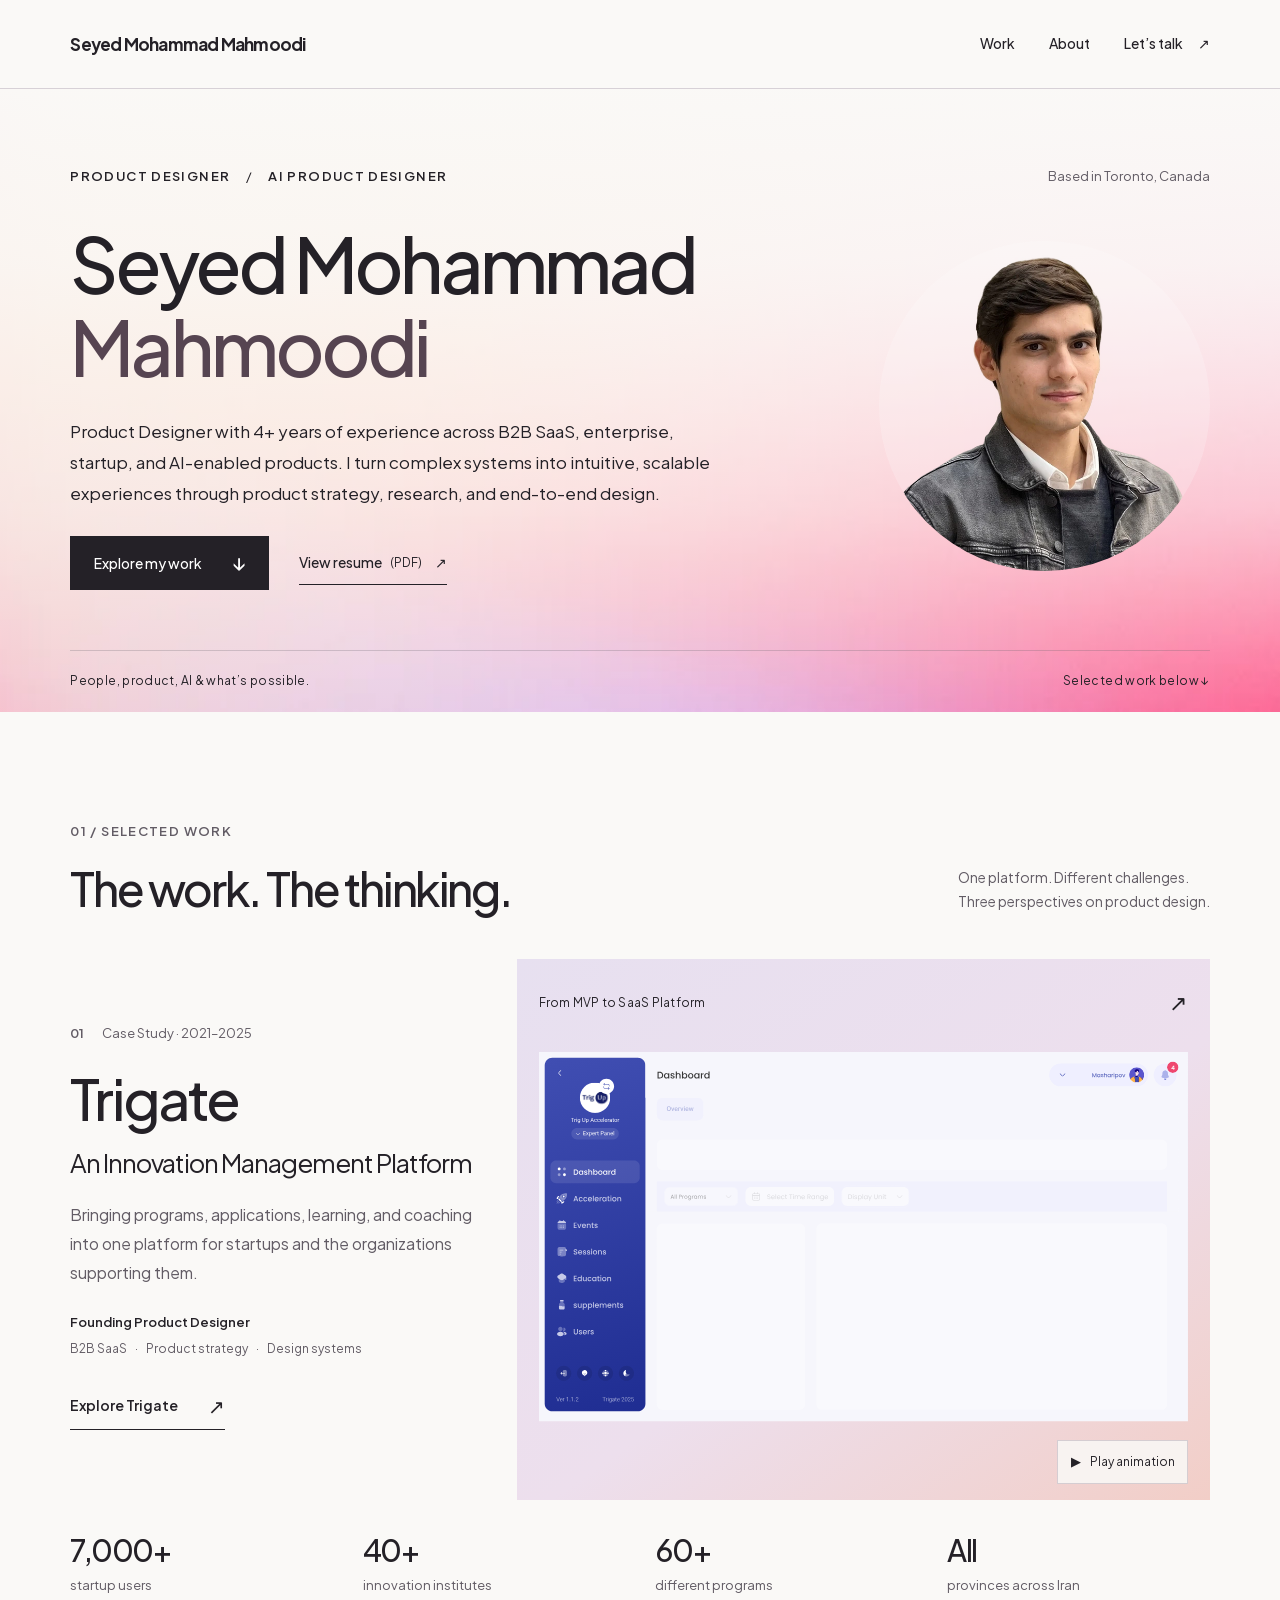
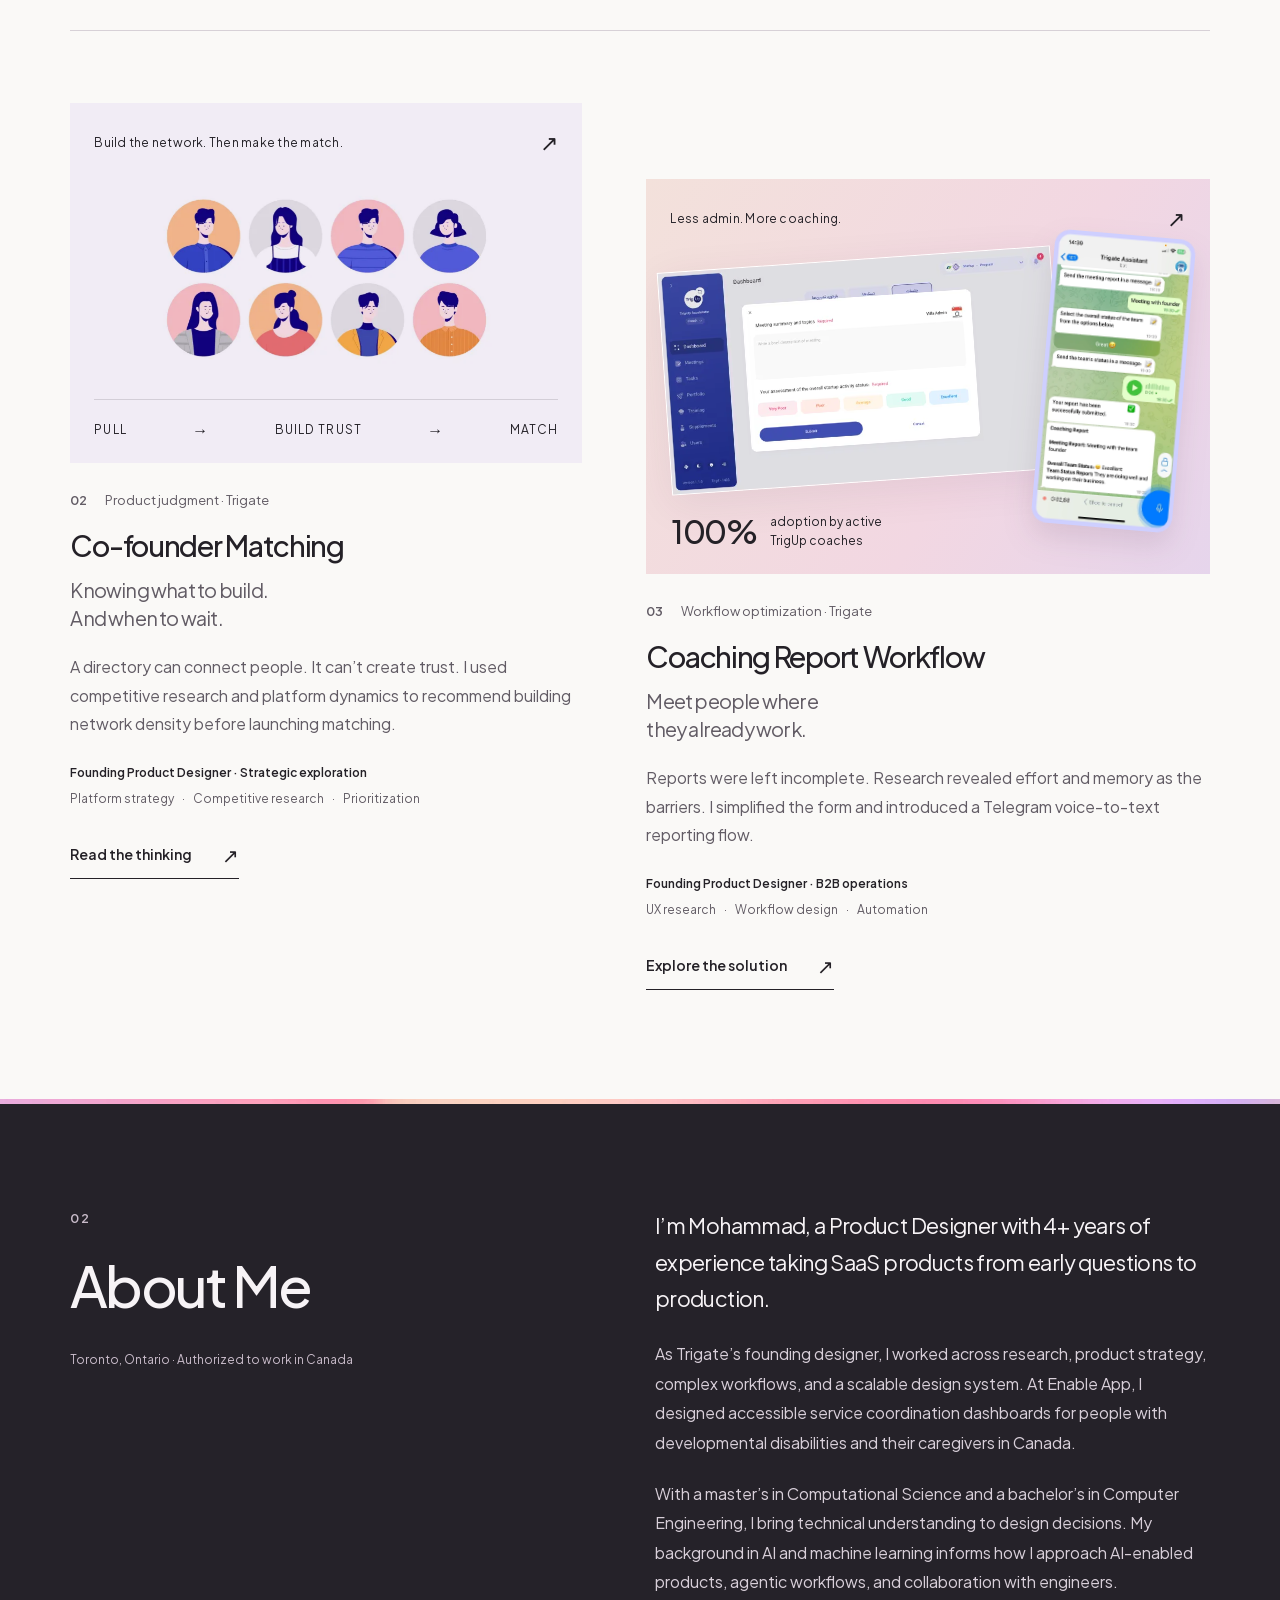
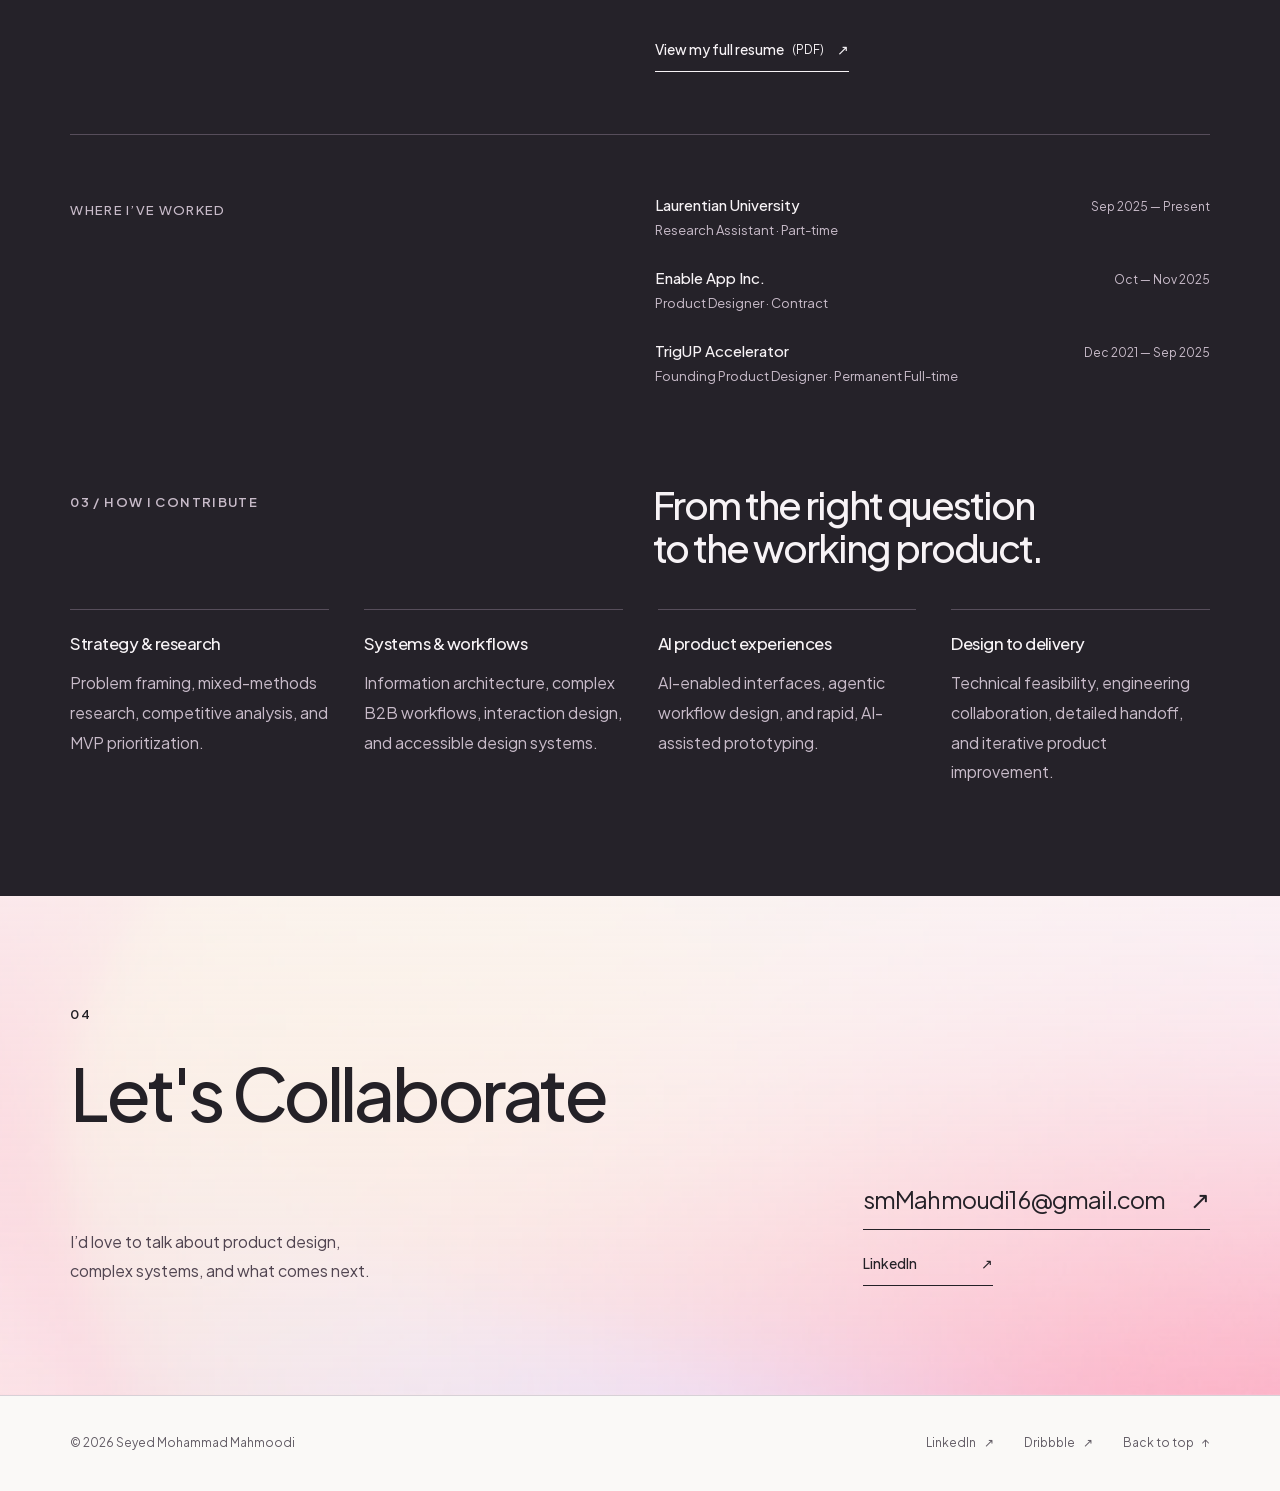
<file: index.html>
<!doctype html>
<html lang="en">
<head>
  <meta charset="utf-8">
  <meta name="viewport" content="width=device-width, initial-scale=1">
  <title>Seyed Mohammad Mahmoodi — Product Designer & AI Product Designer</title>
  <meta name="description" content="Seyed Mohammad Mahmoodi is a Toronto-based Product Designer and AI Product Designer turning complex B2B SaaS and enterprise workflows into clear, useful experiences.">
  <meta name="theme-color" content="#faf9f7">
  <link rel="canonical" href="https://mo16000.github.io/portfolio/">
  <meta property="og:type" content="website">
  <meta property="og:locale" content="en_CA">
  <meta property="og:site_name" content="Seyed Mohammad Mahmoodi — Product Design">
  <meta property="og:title" content="Seyed Mohammad Mahmoodi — Product Designer & AI Product Designer">
  <meta property="og:description" content="Explore my work in B2B SaaS, product strategy, and AI-enabled workflows.">
  <meta property="og:url" content="https://mo16000.github.io/portfolio/">
  <meta property="og:image" content="https://mo16000.github.io/portfolio/assets/og-seyed-mohammad-mahmoodi.png">
  <meta property="og:image:width" content="1200">
  <meta property="og:image:height" content="630">
  <meta property="og:image:alt" content="Seyed Mohammad Mahmoodi. Product Designer · AI & B2B SaaS, on a soft pink, peach and lavender gradient.">
  <meta name="twitter:card" content="summary_large_image">
  <meta name="twitter:title" content="Seyed Mohammad Mahmoodi — Product Designer & AI Product Designer">
  <meta name="twitter:description" content="Product design at the intersection of people, business, and technology.">
  <meta name="twitter:image" content="https://mo16000.github.io/portfolio/assets/og-seyed-mohammad-mahmoodi.png">
  <meta name="twitter:image:alt" content="Seyed Mohammad Mahmoodi. Product Designer · AI & B2B SaaS.">
  <link rel="icon" type="image/svg+xml" href="assets/favicon.svg">
  <link rel="preload" href="assets/fonts/plus-jakarta-sans-latin.woff2" as="font" type="font/woff2" crossorigin>
  <link rel="preload" href="assets/brand-gradient.webp" as="image" fetchpriority="high">
  <link rel="stylesheet" href="styles.css?v=20261019-update">
  <script type="application/ld+json">
  {"@context":"https://schema.org","@type":"Person","name":"Seyed Mohammad Mahmoodi","alternateName":"Mohammad Mahmoodi","jobTitle":["Product Designer","AI Product Designer"],"url":"https://mo16000.github.io/portfolio/","email":"mailto:smMahmoudi16@gmail.com","address":{"@type":"PostalAddress","addressLocality":"Toronto","addressRegion":"Ontario","addressCountry":"CA"},"sameAs":["https://www.linkedin.com/in/mo16000/","https://dribbble.com/mo16000"],"knowsAbout":["B2B SaaS Product Design","Enterprise Product Design","AI Product Design","UX Research","Product Strategy","Design Systems"],"alumniOf":[{"@type":"CollegeOrUniversity","name":"Laurentian University"},{"@type":"CollegeOrUniversity","name":"University of Qom"}]}
  </script>
  <script src="script.js?v=20261019-update" defer></script>
</head>
<body>
  <a class="skip-link" href="#main">Skip to content</a>
  <header class="site-header">
    <div class="shell header-inner">
      <a class="wordmark" href="#top" aria-label="Seyed Mohammad Mahmoodi, home">Seyed Mohammad Mahmoodi</a>
      <nav aria-label="Main navigation">
        <a href="#work">Work</a>
        <a href="#about">About</a>
        <a class="nav-contact" href="#contact">Let’s talk <span aria-hidden="true">↗</span></a>
      </nav>
    </div>
  </header>
  <main id="main" tabindex="-1">
    <section class="hero" id="top" aria-labelledby="hero-title">
      <div class="shell hero-inner">
        <div class="hero-eyebrow"><p class="eyebrow">Product Designer <span aria-hidden="true">/</span> AI Product Designer</p><p class="hero-location">Based in Toronto, Canada</p></div>
        <div class="hero-layout">
        <div class="hero-copy"><h1 id="hero-title"><span class="name-first">Seyed Mohammad</span> <span class="name-last">Mahmoodi</span></h1>
        <div class="hero-bottom">
          <div class="hero-intro">
            <p>Product Designer with 4+ years of experience across B2B SaaS, enterprise, startup, and AI-enabled products. I turn complex systems into intuitive, scalable experiences through product strategy, research, and end-to-end design.</p>
            <div class="hero-actions">
              <a class="button button-primary" href="#work">Explore my work <span aria-hidden="true">↓</span></a>
              <a class="text-link" href="assets/mohammad-mahmoodi-resume.pdf?v=20261025" target="_blank" rel="noopener">View resume <span class="small-note">(PDF)</span><span aria-hidden="true">↗</span><span class="sr-only">, opens in a new tab</span></a>
            </div>
          </div>
        </div></div>
        <figure class="hero-portrait"><img src="assets/seyed-portrait.webp" srcset="assets/seyed-portrait-320.webp 320w, assets/seyed-portrait.webp 640w" sizes="(max-width: 640px) 104px, (max-width: 900px) 190px, 29vw" width="640" height="640" fetchpriority="high" alt="Seyed Mohammad Mahmoodi"></figure>
        </div>
      </div>
      <div class="hero-baseline shell"><span>People, product, AI &amp; what’s possible.</span><span aria-hidden="true">Selected work below ↓</span></div>
    </section>

    <section class="work-section shell" id="work" aria-labelledby="work-title">
      <div class="section-heading"><div><p class="eyebrow">01 / Selected work</p><h2 id="work-title">The work. The thinking.</h2></div><p>One platform. Different challenges.<br>Three perspectives on product design.</p></div>
      <article class="featured-project" aria-labelledby="trigate-title">
        <div class="featured-copy">
          <p class="project-kicker">01 <span>Case Study · 2021–2025</span></p>
          <h3 id="trigate-title">Trigate</h3>
          <p class="project-deck">An Innovation Management Platform</p>
          <p class="project-description">Bringing programs, applications, learning, and coaching into one platform for startups and the organizations supporting them.</p>
          <p class="role">Founding Product Designer</p>
          <p class="capability-line">B2B SaaS <span>·</span> Product strategy <span>·</span> Design systems</p>
          <a class="case-link" href="https://mo16000.github.io/Trigate-Case-Study/">Explore Trigate <span aria-hidden="true">↗</span></a>
        </div>
        <div class="project-visual trigate-visual">
          <a class="animation-link" href="https://mo16000.github.io/Trigate-Case-Study/" aria-label="Explore Trigate, the full case study">
            <div class="visual-caption"><span>From MVP to SaaS Platform</span><span aria-hidden="true">↗</span></div>
            <div class="animation-stage">
              <img id="trigate-poster" src="assets/trigate-animation-poster.webp" srcset="assets/trigate-animation-poster-640.webp 640w, assets/trigate-animation-poster.webp 1366w" sizes="(max-width: 760px) 100vw, 60vw" width="1366" height="803" loading="lazy" decoding="async" alt="Trigate innovation management platform interface.">
              <div id="trigate-animation" aria-hidden="true"></div>
            </div>
          </a>
          <div class="animation-toolbar"><button class="animation-control" type="button" aria-label="Play Trigate animation" hidden><span aria-hidden="true">▶</span> Play animation</button></div>
        </div>
        <dl class="project-results"><div><dt>7,000+</dt><dd>startup users</dd></div><div><dt>40+</dt><dd>innovation institutes</dd></div><div><dt>60+</dt><dd>different programs</dd></div><div><dt>All</dt><dd>provinces across Iran</dd></div></dl>
      </article>
      <div class="secondary-projects">
        <article class="secondary-project matching-project" aria-labelledby="matching-title">
          <a class="project-visual matching-visual" href="https://mo16000.github.io/Trigate-Case-Study/co-founder-matching/" aria-label="Read the Co-founder Matching strategy case study">
            <div class="visual-caption"><span>Build the network. Then make the match.</span><span aria-hidden="true">↗</span></div>
            <img src="assets/matching.webp" srcset="assets/matching-640.webp 640w, assets/matching.webp 1280w" sizes="(max-width:760px) 100vw, 45vw" width="1280" height="769" loading="lazy" decoding="async" alt="Illustrated founder profiles from the co-founder matching case study, representing a potential network.">
            <div class="strategy-sequence" aria-hidden="true"><span>Pull</span><span>→</span><span>Build trust</span><span>→</span><span>Match</span></div>
          </a>
          <div class="secondary-copy">
            <p class="project-kicker">02 <span>Product judgment · Trigate</span></p>
            <h3 id="matching-title">Co-founder Matching</h3>
            <p class="project-deck">Knowing what to build.<br>And when to wait.</p>
            <p class="project-description">A directory can connect people. It can’t create trust. I used competitive research and platform dynamics to recommend building network density before launching matching.</p>
            <p class="role">Founding Product Designer · Strategic exploration</p>
            <p class="capability-line">Platform strategy <span>·</span> Competitive research <span>·</span> Prioritization</p>
            <a class="case-link" href="https://mo16000.github.io/Trigate-Case-Study/co-founder-matching/">Read the thinking <span aria-hidden="true">↗</span></a>
          </div>
        </article>
        <article class="secondary-project coaching-project" aria-labelledby="coaching-title">
          <a class="project-visual coaching-visual" href="https://mo16000.github.io/Trigate-Case-Study/coaching-report-workflow/" aria-label="Read the Coaching Report Workflow case study">
            <div class="visual-caption"><span>Less admin. More coaching.</span><span aria-hidden="true">↗</span></div>
            <img class="coaching-screen" src="assets/coaching.webp" srcset="assets/coaching-640.webp 640w, assets/coaching.webp 1366w" sizes="(max-width:760px) 70vw, 30vw" width="1366" height="768" loading="lazy" decoding="async" alt="Simplified Trigate coaching report with meeting summary, topic, and startup status.">
            <img class="telegram-screen" src="assets/telegram.webp" width="379" height="792" loading="lazy" decoding="async" alt="Trigate Assistant in Telegram, where a coach submits a report by voice and selects the startup’s status.">
            <p class="visual-result"><strong>100%</strong><span>adoption by active<br>TrigUp coaches</span></p>
          </a>
          <div class="secondary-copy">
            <p class="project-kicker">03 <span>Workflow optimization · Trigate</span></p>
            <h3 id="coaching-title">Coaching Report Workflow</h3>
            <p class="project-deck">Meet people where<br>they already work.</p>
            <p class="project-description">Reports were left incomplete. Research revealed effort and memory as the barriers. I simplified the form and introduced a Telegram voice-to-text reporting flow.</p>
            <p class="role">Founding Product Designer · B2B operations</p>
            <p class="capability-line">UX research <span>·</span> Workflow design <span>·</span> Automation</p>
            <a class="case-link" href="https://mo16000.github.io/Trigate-Case-Study/coaching-report-workflow/">Explore the solution <span aria-hidden="true">↗</span></a>
          </div>
        </article>
      </div>
    </section>

    <section class="about-section" id="about" aria-labelledby="about-title">
      <div class="shell">
        <div class="about-intro">
          <div><p class="eyebrow">02</p><h2 id="about-title">About Me</h2><p class="about-location">Toronto, Ontario · Authorized to work in Canada</p></div>
          <div class="about-story"><p>I’m Mohammad, a Product Designer with 4+ years of experience taking SaaS products from early questions to production.</p><p>As Trigate’s founding designer, I worked across research, product strategy, complex workflows, and a scalable design system. At Enable App, I designed accessible service coordination dashboards for people with developmental disabilities and their caregivers in Canada.</p><p>With a master’s in Computational Science and a bachelor’s in Computer Engineering, I bring technical understanding to design decisions. My background in AI and machine learning informs how I approach AI-enabled products, agentic workflows, and collaboration with engineers.</p><a class="text-link" href="assets/mohammad-mahmoodi-resume.pdf?v=20261025" target="_blank" rel="noopener">View my full resume <span class="small-note">(PDF)</span><span aria-hidden="true">↗</span><span class="sr-only">, opens in a new tab</span></a></div>
        </div>
        <div class="experience" aria-label="Selected experience">
          <h3 class="eyebrow">Where I’ve worked</h3>
          <ol class="experience-list">
            <li><div><h4>Laurentian University</h4><p>Research Assistant · Part-time</p></div><span>Sep 2025 — Present</span></li>
            <li><div><h4>Enable App Inc.</h4><p>Product Designer · Contract</p></div><span>Oct — Nov 2025</span></li>
            <li><div><h4>TrigUP Accelerator</h4><p>Founding Product Designer · Permanent Full-time</p></div><span>Dec 2021 — Sep 2025</span></li>
          </ol>
        </div>
        <div class="capabilities" aria-labelledby="capabilities-title">
          <div class="capabilities-heading"><p class="eyebrow">03 / How I contribute</p><h2 id="capabilities-title">From the right question<br>to the working product.</h2></div>
          <div class="capability-grid">
            <div><h3>Strategy &amp; research</h3><p>Problem framing, mixed-methods research, competitive analysis, and MVP prioritization.</p></div>
            <div><h3>Systems &amp; workflows</h3><p>Information architecture, complex B2B workflows, interaction design, and accessible design systems.</p></div>
            <div><h3>AI product experiences</h3><p>AI-enabled interfaces, agentic workflow design, and rapid, AI-assisted prototyping.</p></div>
            <div><h3>Design to delivery</h3><p>Technical feasibility, engineering collaboration, detailed handoff, and iterative product improvement.</p></div>
          </div>
        </div>
      </div>
    </section>
    <section class="contact-section" id="contact" aria-labelledby="contact-title">
      <div class="shell contact-inner">
        <p class="eyebrow">04</p>
        <h2 id="contact-title">Let's Collaborate</h2>
        <div class="contact-bottom"><p>I’d love to talk about product design,<br>complex systems, and what comes next.</p><div class="contact-links"><a class="contact-email" href="mailto:smMahmoudi16@gmail.com">smMahmoudi16@gmail.com <span aria-hidden="true">↗</span></a><a class="contact-linkedin text-link" href="https://www.linkedin.com/in/mo16000/" target="_blank" rel="noopener">LinkedIn <span aria-hidden="true">↗</span><span class="sr-only">, opens in a new tab</span></a></div></div>
      </div>
    </section>
  </main>
  <footer class="site-footer"><div class="shell footer-inner"><p>© <span id="year">2026</span> Seyed Mohammad Mahmoodi</p><div class="footer-links"><a href="https://www.linkedin.com/in/mo16000/" target="_blank" rel="noopener">LinkedIn <span aria-hidden="true">↗</span><span class="sr-only">, opens in a new tab</span></a><a href="https://dribbble.com/mo16000" target="_blank" rel="noopener">Dribbble <span aria-hidden="true">↗</span><span class="sr-only">, opens in a new tab</span></a><a href="#top">Back to top <span aria-hidden="true">↑</span></a></div></div></footer>
</body>
</html>
</file>
<file: styles.css>
@font-face{font-family:Jakarta;src:url('assets/fonts/plus-jakarta-sans-latin.woff2') format('woff2');font-style:normal;font-weight:400 800;font-display:swap}
:root{
  --background:#faf9f7;--surface:#fff;--surface-soft:#f0edf5;--text:#242127;--text-secondary:#625c65;--accent:#744168;--border:#d7d1d7;
  --pink:#f1a7d1;--coral:#fc9cbc;--peach:#f9d1c7;--lavender:#e0afea;--purple:#a780be;
  --gradient:linear-gradient(110deg,var(--pink),var(--peach) 42%,var(--coral) 70%,var(--lavender));--gradient-image:url('assets/brand-gradient.webp');
  --hover:#51324d;--focus:#653e93;--selection:#e7c3e7;--muted-surface:#f0ecef;--ease:cubic-bezier(.2,.75,.25,1);
  --shell:1280px;--gutter:clamp(24px,5.5vw,88px);--section-space:clamp(76px,8.5vw,128px)
}
*,*::before,*::after{box-sizing:border-box}html{scroll-behavior:smooth;scroll-padding-top:100px}body{margin:0;background:var(--background);color:var(--text);font-family:Jakarta,Arial,sans-serif;font-size:16px;line-height:1.65;-webkit-font-smoothing:antialiased}::selection{background:var(--selection);color:var(--text)}a{color:inherit;text-decoration:none}button{font:inherit}img{display:block;max-width:100%;height:auto}h1,h2,h3,p,figure{margin:0}h1,h2,h3{font-weight:500;line-height:1.13;letter-spacing:-.052em}button,a{-webkit-tap-highlight-color:transparent}a:focus-visible,button:focus-visible{outline:3px solid var(--focus);outline-offset:6px}a:hover{color:var(--hover)}.shell{max-width:calc(var(--shell) + var(--gutter)*2);padding-inline:var(--gutter);margin-inline:auto}.sr-only{position:absolute;width:1px;height:1px;padding:0;margin:-1px;overflow:hidden;clip:rect(0,0,0,0);white-space:nowrap;border:0}.skip-link{position:fixed;top:10px;left:20px;padding:12px 22px;background:var(--text);color:#fff;transform:translateY(-160%);z-index:100}.skip-link:focus{transform:translateY(0);color:#fff}.eyebrow{font-size:.8125rem;font-weight:600;letter-spacing:.105em;text-transform:uppercase;line-height:1.6}.eyebrow span{margin:0 12px;font-weight:400}.site-header{position:sticky;top:0;z-index:20;background:var(--background);border-bottom:1px solid var(--border)}.header-inner{height:88px;display:flex;align-items:center;justify-content:space-between;gap:24px}.wordmark{font-size:1.075rem;font-weight:700;letter-spacing:-.045em;white-space:nowrap}.wordmark-dot{color:var(--accent)}nav{display:flex;gap:34px;align-items:center;font-size:.875rem;font-weight:500}nav a{display:inline-flex;min-height:44px;align-items:center;gap:15px;position:relative}nav a::after{content:'';position:absolute;bottom:6px;left:0;right:0;height:1px;background:currentColor;transform:scaleX(0);transform-origin:left;transition:transform .2s var(--ease)}nav a:hover::after,nav a[aria-current="location"]::after{transform:scaleX(1)}.hero{position:relative;background:linear-gradient(180deg,rgba(250,249,247,.99),rgba(250,249,247,.9) 28%,rgba(250,249,247,.58) 67%,rgba(250,249,247,.07)),var(--gradient-image) center bottom/cover;overflow:hidden}.hero-inner{padding-top:clamp(56px,6vw,88px);padding-bottom:60px}.hero-eyebrow{display:flex;justify-content:space-between;gap:24px;align-items:center;margin-bottom:35px}.hero-location{font-size:.8125rem;color:var(--text-secondary)}h1{font-size:clamp(3.15rem,7.35vw,7rem);font-weight:500;line-height:1.09;letter-spacing:-.067em;max-width:1150px}h1 span{color:#564451}.hero-bottom{display:grid;grid-template-columns:minmax(0,650px) 1fr;gap:clamp(40px,8vw,140px);align-items:end;margin-top:38px}.hero-intro>p{max-width:580px;font-size:clamp(1rem,1.35vw,1.1875rem);line-height:1.75}.hero-actions{display:flex;align-items:center;gap:30px;margin-top:28px}.button{display:inline-flex;align-items:center;justify-content:space-between;gap:30px;min-height:54px;padding:13px 23px;font-size:.875rem;font-weight:500;border:1px solid transparent;transition:background .2s,color .2s,transform .2s var(--ease)}.button-primary{background:var(--text);color:var(--surface)}.button-primary:hover{background:var(--hover);color:#fff;transform:translateY(-2px)}.button span{font-size:1.25rem;line-height:1}.text-link{display:inline-flex;gap:8px;min-height:44px;align-items:center;border-bottom:1px solid currentColor;font-size:.875rem;font-weight:500}.small-note{font-size:.75rem;font-weight:400}.text-link>span[aria-hidden]{margin-left:5px}.hero-note{font-size:.875rem;line-height:1.8;justify-self:end;padding-bottom:8px}.hero-note span{display:block;margin-top:13px;color:var(--text-secondary);font-size:.8125rem}.hero-baseline{display:flex;align-items:center;justify-content:space-between;gap:24px;padding-top:21px;padding-bottom:21px;position:relative;font-size:.75rem;letter-spacing:.03em}.hero-baseline::before{content:'';position:absolute;top:0;left:var(--gutter);right:var(--gutter);border-top:1px solid #625c6540}.work-section{padding-top:var(--section-space);padding-bottom:var(--section-space)}.section-heading{display:flex;align-items:end;justify-content:space-between;gap:40px;margin-bottom:45px}.section-heading .eyebrow{color:var(--text-secondary);margin-bottom:20px}h2{font-size:clamp(2.1rem,3.6vw,3.5rem)}.section-heading>p{font-size:.875rem;line-height:1.7;color:var(--text-secondary);max-width:320px}.featured-project{display:grid;grid-template-columns:minmax(0,.85fr) minmax(0,1.45fr);gap:0 40px}.featured-copy{padding:24px 0 30px;align-self:center}.project-kicker{font-size:.8125rem;font-weight:600;display:flex;gap:18px;align-items:center;color:var(--text-secondary)}.project-kicker>span{font-weight:400}.featured-copy h3{font-size:clamp(2.8rem,4.4vw,4.4rem);margin-top:23px}.project-deck{font-size:clamp(1.4rem,2vw,1.85rem);line-height:1.4;letter-spacing:-.04em;margin-top:14px}.project-description{font-size:1rem;line-height:1.8;color:var(--text-secondary);margin-top:21px;max-width:410px}.role{font-size:.8125rem;font-weight:600;margin-top:24px}.capability-line{font-size:.75rem;color:var(--text-secondary);margin-top:5px;line-height:1.8}.capability-line span{padding:0 6px}.case-link{display:inline-flex;align-items:center;gap:30px;min-height:48px;border-bottom:1px solid var(--text);font-size:.875rem;font-weight:600;margin-top:22px;transition:gap .25s var(--ease)}.case-link:hover{gap:40px}.case-link span{font-size:1.25rem;font-weight:400}.project-visual{position:relative;display:block;overflow:hidden;background:var(--surface-soft);color:var(--text)}.trigate-visual{min-height:510px;padding:27px 32px 0;background:linear-gradient(145deg,#e7e0f0,#eddfed 55%,#f2cec7)}.visual-caption{display:flex;justify-content:space-between;align-items:center;gap:15px;font-size:.75rem;letter-spacing:.02em;margin-bottom:50px}.visual-caption span:last-child{font-size:1.35rem}.trigate-visual img{width:108%;max-width:none;border:1px solid #fff;border-radius:5px;box-shadow:0 24px 55px #3a254525;transform:translateX(7%);transition:transform .6s var(--ease)}.trigate-visual:hover img{transform:translateX(5%) translateY(-6px)}.project-results{grid-column:1/-1;display:grid;grid-template-columns:repeat(4,minmax(0,1fr));gap:30px;border-bottom:1px solid var(--border);margin:0;padding:29px 0 34px}.project-results dt{font-size:1.875rem;line-height:1.4;letter-spacing:-.05em;font-weight:500}.project-results dd{font-size:.8125rem;color:var(--text-secondary);margin:4px 0 0}
.secondary-projects{display:grid;grid-template-columns:1fr 1.1fr;gap:64px;padding-top:72px}.coaching-project{padding-top:76px}.secondary-copy{padding-top:27px}.secondary-copy h3{font-size:clamp(1.55rem,2.25vw,2.3rem);margin-top:16px;letter-spacing:-.045em;line-height:1.2}.secondary-copy .project-deck{font-size:clamp(1.2rem,1.55vw,1.5rem);color:var(--text-secondary);margin-top:14px}.secondary-copy .project-description{max-width:100%;font-size:.9375rem}.secondary-copy .role{font-size:.75rem}.matching-visual{height:360px;padding:22px 24px 20px;background:#f1ecf5;display:flex;flex-direction:column;justify-content:space-between}.matching-visual .visual-caption{margin-bottom:14px}.matching-visual img{mix-blend-mode:multiply;width:100%;max-height:248px;object-fit:contain;transition:transform .6s var(--ease)}.matching-visual:hover img{transform:scale(1.035)}.strategy-sequence{display:flex;gap:12px;align-items:center;justify-content:space-between;font-size:.6875rem;text-transform:uppercase;letter-spacing:.09em;padding-top:17px;border-top:1px solid #24212725;margin-top:18px}.strategy-sequence span:nth-child(even){font-size:1rem}.coaching-visual{height:395px;padding:22px 24px;background:linear-gradient(120deg,#f3e1db,#f2d7e2 60%,#e6d5ec)}.coaching-visual .visual-caption{margin-bottom:0}.coaching-screen{position:absolute;left:22px;top:105px;width:78%;border:1px solid #fff;box-shadow:0 10px 40px #51324d16;transform:rotate(-4deg);transition:transform .6s var(--ease)}.telegram-screen{position:absolute;width:30%;max-width:159px;right:26px;top:66px;filter:drop-shadow(0 14px 14px #51324d20);transform:rotate(5deg);transition:transform .6s var(--ease)}.coaching-visual:hover .coaching-screen{transform:rotate(-2deg) translateY(-4px)}.coaching-visual:hover .telegram-screen{transform:rotate(3deg) translateY(-5px)}.visual-result{position:absolute;left:25px;bottom:24px;display:flex;align-items:center;gap:14px}.visual-result strong{font-size:2rem;font-weight:500;letter-spacing:-.05em;line-height:1.2}.visual-result span{font-size:.6875rem;line-height:1.6}.about-section{background:#252229;color:#f7f3f6;padding-block:var(--section-space);position:relative}.about-section::before{content:'';position:absolute;top:0;left:0;right:0;height:5px;background:var(--gradient-image) center/cover}.about-intro{display:grid;grid-template-columns:1fr 1.12fr;gap:clamp(50px,7vw,120px)}.about-section .eyebrow{color:#c8bbc9}.about-intro h2{font-size:clamp(2.5rem,4.4vw,4.2rem);margin-top:25px}.about-location{font-size:.75rem;color:#c8bbc9;margin-top:32px}.about-story>p{color:#d8cfd9;font-size:1rem;line-height:1.85;margin-bottom:21px}.about-story>p:first-child{font-size:1.35rem;line-height:1.7;letter-spacing:-.03em;color:#f7f3f6}.about-section a:hover{color:#f1a7d1}.about-section a:focus-visible{outline-color:#f1a7d1}.about-story .text-link{margin-top:10px}.experience{display:grid;grid-template-columns:1fr 1.12fr;gap:clamp(50px,7vw,120px);padding-top:58px;margin-top:62px;border-top:1px solid #574e5b}.experience h3{font-size:.8125rem;letter-spacing:.1em;font-weight:500;padding-top:7px}.experience-list{list-style:none;margin:0;padding:0}.experience-list li{display:flex;justify-content:space-between;gap:20px;margin-bottom:25px}.experience-list li:last-child{margin-bottom:0}.experience h4{margin:0;font-size:.9375rem;font-weight:500}.experience-list p{font-size:.8125rem;color:#c8bbc9;margin-top:2px}.experience-list li>span{font-size:.75rem;color:#c8bbc9;padding-top:4px;white-space:nowrap}.capabilities{padding-top:95px}.capabilities-heading{display:flex;justify-content:space-between;align-items:start;gap:40px;margin-bottom:40px}.capabilities-heading .eyebrow{padding-top:9px}.capabilities h2{font-size:clamp(1.8rem,3vw,2.9rem);width:calc(52.8% - 45px)}.capability-grid{display:grid;grid-template-columns:repeat(4,minmax(0,1fr));gap:35px}.capability-grid>div{border-top:1px solid #574e5b;padding-top:21px}.capability-number{font-size:.75rem;color:#ddafce}.capability-grid h3{font-size:1.05rem;letter-spacing:-.03em;font-weight:500;margin-top:24px;line-height:1.5}.capability-grid p{font-size:.875rem;color:#c8bbc9;line-height:1.85;margin-top:12px}.contact-section{background:linear-gradient(180deg,rgba(250,249,247,.85),rgba(250,249,247,.58)),var(--gradient-image) center/cover;padding-block:var(--section-space)}.contact-inner h2{font-size:clamp(2.8rem,5.7vw,5.5rem);line-height:1.16;margin-top:25px}.contact-bottom{display:flex;justify-content:space-between;align-items:end;gap:40px;margin-top:35px}.contact-bottom p{font-size:1rem;color:#514551;line-height:1.8}.contact-email{font-size:clamp(1rem,1.85vw,1.8rem);letter-spacing:-.035em;padding:10px 0;border-bottom:1px solid var(--text);display:flex;gap:25px;align-items:center;transition:gap .25s var(--ease)}.contact-email:hover{gap:33px}.site-footer{border-top:1px solid var(--border)}.footer-inner{min-height:95px;display:flex;justify-content:space-between;align-items:center;gap:30px;font-size:.75rem;color:var(--text-secondary)}.footer-links{display:flex;gap:30px}.footer-links a{min-height:44px;display:inline-flex;align-items:center;gap:8px}.footer-links a:hover{text-decoration:underline;text-underline-offset:5px}
@media(min-width:1700px){.hero-inner{padding-top:95px;padding-bottom:85px}}
@media(max-width:1000px){.header-inner{height:78px}.hero-bottom{grid-template-columns:1.5fr 1fr;gap:35px}.hero-note{font-size:.8125rem}.featured-project{gap:0 30px;grid-template-columns:1fr 1.2fr}.trigate-visual{min-height:440px;padding:22px 20px 0}.trigate-visual img{width:135%;transform:translateX(1%);margin-top:70px}.trigate-visual:hover img{transform:translateY(-5px)}.project-results{gap:20px}}
@media(max-width:760px){:root{--gutter:24px;--section-space:76px}.header-inner{height:76px;gap:14px}.wordmark{font-size:.9375rem}nav{gap:20px;font-size:.8125rem}nav .nav-contact{display:none}.hero-inner{padding-top:48px;padding-bottom:36px}.hero-eyebrow{display:block;margin-bottom:28px}.hero-eyebrow .eyebrow{font-size:.75rem;letter-spacing:.055em}.hero-location{display:none}h1{font-size:clamp(2.625rem,7.8vw,4.7rem);line-height:1.13;letter-spacing:-.06em}.hero-bottom{display:block;margin-top:26px}.hero-intro>p{font-size:1rem;max-width:520px}.hero-actions{gap:24px;margin-top:26px;flex-wrap:wrap}.button{padding:12px 19px;gap:24px}.hero-note{display:none}.hero-baseline{font-size:.6875rem;padding-block:18px}.hero-baseline>span:last-child{display:none}.section-heading{display:block;margin-bottom:32px}.section-heading .eyebrow{margin-bottom:14px}.section-heading>p{margin-top:18px}.featured-project{display:flex;flex-direction:column;gap:0}.featured-copy{padding:0 0 28px;align-self:stretch}.featured-copy h3{font-size:3.2rem;margin-top:18px}.project-deck{font-size:1.6rem}.project-deck br{display:none}.project-description{margin-top:16px;max-width:540px}.role{margin-top:20px}.case-link{margin-top:16px}.trigate-visual{min-height:0;height:360px;padding:22px}.trigate-visual img{width:100%;transform:none;margin-top:0}.trigate-visual .visual-caption{margin-bottom:26px}.trigate-visual:hover img{transform:translateY(-4px)}.project-results{grid-template-columns:repeat(2,minmax(0,1fr));gap:24px 20px;padding:24px 0}.project-results dt{font-size:1.55rem}.project-results dd{font-size:.75rem;line-height:1.6;max-width:130px}}
@media(max-width:1000px){.secondary-projects{gap:36px}.matching-visual{height:305px}.coaching-visual{height:335px}.telegram-screen{right:20px}.coaching-screen{top:108px}.visual-result strong{font-size:1.75rem}.visual-result{gap:10px;bottom:22px}.about-intro,.experience{gap:50px}.capabilities h2{width:calc(52.8% - 25px)}.experience-list li{flex-wrap:wrap;gap:3px}.experience-list li>span{padding-top:0}.capability-grid{grid-template-columns:1fr 1fr;gap:35px 45px}}
@media(max-width:760px){.secondary-projects{display:flex;flex-direction:column;gap:58px;padding-top:50px}.coaching-project{padding-top:0}.secondary-copy{padding-top:24px}.secondary-copy h3{font-size:1.85rem}.secondary-copy .project-deck{font-size:1.25rem}.secondary-copy .project-deck br{display:none}.secondary-copy .project-description{font-size:1rem}.secondary-copy .role{font-size:.8125rem}.capability-line{font-size:.75rem}.matching-visual{height:auto;min-height:300px;padding:20px}.matching-visual img{max-height:260px}.coaching-visual{height:360px;padding:20px}.coaching-screen{top:100px;width:79%;left:15px}.telegram-screen{width:30%;right:20px;top:60px;max-width:145px}.visual-result{left:20px;bottom:25px;gap:14px}.visual-result strong{font-size:2rem}.about-intro,.experience{display:block}.about-intro h2{font-size:3rem;margin-top:20px}.about-location{margin-top:22px;font-size:.75rem}.about-story{margin-top:32px}.about-story>p:first-child{font-size:1.25rem}.about-story>p{font-size:1rem}.experience{margin-top:42px;padding-top:30px}.experience-list{margin-top:26px}.experience-list li{justify-content:space-between;flex-wrap:nowrap;gap:10px}.experience-list li>span{font-size:.6875rem;padding-top:4px}.experience-list p{font-size:.75rem}.capabilities{padding-top:64px}.capabilities-heading{display:block;margin-bottom:28px}.capabilities h2{width:auto;margin-top:20px;font-size:2rem}.capability-grid{gap:28px 25px}.capability-grid h3{font-size:1rem;margin-top:16px}.capability-grid p{font-size:.875rem;line-height:1.75}.contact-inner h2{font-size:clamp(2.25rem,7.5vw,3.6rem)}.contact-bottom{display:block;margin-top:24px}.contact-bottom p{font-size:1rem}.contact-email{display:inline-flex;font-size:clamp(1rem,4vw,1.4rem);gap:18px;margin-top:22px}.footer-inner{padding-block:25px;display:block;min-height:0;font-size:.75rem}.footer-links{gap:27px;margin-top:10px}}
@media(max-width:380px){:root{--gutter:20px}nav{gap:14px}.wordmark{font-size:.875rem}h1{font-size:2.45rem}.hero-eyebrow .eyebrow{font-size:.6875rem}.hero-actions{gap:18px}.text-link{font-size:.8125rem}.button{font-size:.8125rem;padding-inline:17px}.small-note{display:none}.trigate-visual{height:295px}.coaching-visual{height:325px}.matching-visual{min-height:275px}.capability-grid{grid-template-columns:1fr}.experience-list li{flex-wrap:wrap}.contact-email{font-size:1rem}.footer-links{gap:22px}}
@media(prefers-reduced-motion:reduce){html{scroll-behavior:auto}*,*::before,*::after{animation:none!important;transition:none!important}}
/* Keep previews legible and complete as their containers change size. */
h1{letter-spacing:-.055em}.hero-note .note-perspective{font-size:inherit;color:inherit;margin:0}.hero-note .note-detail{font-size:.75rem}.matching-visual .visual-caption,.strategy-sequence{flex:none}.matching-visual img{flex:1;min-height:0}.coaching-screen{width:70%;max-width:410px;top:80px;left:18px}.telegram-screen{width:25%;max-width:145px;top:55px}
@media(max-width:760px){h1{font-size:clamp(1.9rem,8.5vw,4rem);letter-spacing:-.055em}.hero-actions{gap:20px}.hero-actions .button{font-size:.8125rem;padding-inline:16px;gap:20px}.hero-actions .text-link{font-size:.8125rem}.hero-actions .small-note{display:none}.hero-note{display:block;padding:0;margin-top:26px;line-height:1.6}.hero-note .note-perspective{display:none}.hero-note .note-detail{font-size:.75rem;color:#514551;margin:0}.matching-visual{height:330px}.matching-visual img{max-height:220px}.coaching-screen{top:86px;width:77%;left:14px}.telegram-screen{width:29%;right:19px;top:62px;max-width:135px}}
@media(max-width:380px){.matching-visual{height:285px}.hero-actions{gap:18px}.hero-note .note-detail{font-size:.6875rem}.coaching-screen{width:75%}.telegram-screen{top:62px}}
@media(max-width:760px){.hero-note{justify-self:start}}
/* Reading text stays at 16px; supporting metadata never drops below 12px. */
.secondary-copy .project-description,.capability-grid p{font-size:1rem}.strategy-sequence,.visual-result span{font-size:.75rem}
@media(max-width:760px){.hero-baseline,.experience-list li>span{font-size:.75rem}}
@media(max-width:380px){.hero-eyebrow .eyebrow,.hero-note .note-detail{font-size:.75rem}}

/* Personal introduction: name and portrait share the hero. */
[hidden]{display:none!important}
.wordmark{white-space:normal;line-height:1.3}
.hero-layout{display:grid;grid-template-columns:minmax(0,1fr) minmax(220px,29%);gap:clamp(32px,5vw,80px);align-items:center}
.hero-copy{min-width:0}
.hero-layout h1{font-size:clamp(3rem,5.9vw,5.7rem);letter-spacing:-.052em;line-height:1.1}
.hero-layout h1 span{display:block}
.hero-layout .name-first{color:var(--text)}
.hero-layout .name-last{color:#564451}
.hero-bottom{display:block;margin-top:28px}
.hero-intro>p{max-width:650px;font-size:1.0625rem;line-height:1.8}
.hero-portrait{align-self:center;aspect-ratio:1;overflow:hidden;border-radius:50%}
.hero-portrait img{width:100%;height:100%;object-fit:cover;object-position:50% 40%}
.capability-grid h3{margin-top:0}
.contact-links{display:flex;flex-direction:column;align-items:flex-start;gap:12px}
.contact-linkedin{min-width:130px;justify-content:space-between}

/* The supplied animation is shown in full, with an independent playback control. */
.trigate-visual{min-height:0;height:auto;padding:26px 22px 14px;align-self:center}
.trigate-visual .visual-caption{margin-bottom:26px}
.animation-link{display:block}
.animation-stage{position:relative;width:100%;aspect-ratio:1366/803;overflow:hidden}
.trigate-visual .animation-stage img{position:absolute;inset:0;width:100%;height:100%;max-width:100%;margin:0;border:0;border-radius:0;box-shadow:none;object-fit:contain;transform:none;transition:none}
#trigate-animation{position:absolute;inset:0}
#trigate-animation svg{display:block;width:100%;height:100%}
.animation-toolbar{display:flex;justify-content:flex-end;align-items:center;min-height:48px;margin-top:10px}
.animation-control{display:inline-flex;align-items:center;gap:8px;min-height:44px;padding:8px 12px;border:1px solid #6e5d7540;background:#faf9f7d9;color:var(--text);font-size:.75rem;cursor:pointer;transition:background .2s}
.animation-control:hover{background:var(--surface)}
.animation-control span{font-size:.8rem;min-width:12px;text-align:center}

@media(max-width:900px){.hero-layout{grid-template-columns:minmax(0,1fr) 190px;gap:28px}.hero-layout h1{font-size:clamp(2.2rem,5.5vw,3.5rem)}.hero-intro>p{font-size:1rem}.hero-portrait{align-self:start;margin-top:4px}.hero-actions{gap:20px;flex-wrap:wrap}.experience-list li{flex-wrap:wrap}.experience-list li>span{padding-top:0}}
@media(max-width:760px){.trigate-visual{height:auto;padding:20px 16px 10px}.trigate-visual .visual-caption{margin-bottom:20px}.contact-links{margin-top:20px}.contact-email{margin-top:0}.contact-linkedin{font-size:.875rem}}
@media(max-width:640px){.header-inner{gap:14px}.wordmark{font-size:.875rem;max-width:190px}.hero-eyebrow{margin-bottom:28px}.hero-layout{grid-template-columns:minmax(0,1fr) 104px;gap:25px 20px;align-items:center}.hero-copy{display:contents}.hero-layout h1{grid-column:1;grid-row:1;font-size:clamp(2rem,5.8vw,2.8rem);line-height:1.14}.hero-portrait{grid-column:2;grid-row:1;margin:0;align-self:center}.hero-bottom{grid-column:1/-1;grid-row:2;margin-top:0}.hero-intro>p{font-size:1rem}.hero-baseline{font-size:.75rem}}
@media(max-width:380px){.wordmark{max-width:160px;font-size:.8125rem}nav{gap:15px}.hero-layout{grid-template-columns:minmax(0,1fr) 86px;gap:24px 15px}.hero-layout h1{font-size:1.875rem}.hero-eyebrow .eyebrow{font-size:.75rem;letter-spacing:.035em}.eyebrow span{margin-inline:7px}.contact-email{font-size:1rem}}
.trigate-visual{width:100%}
</file>
